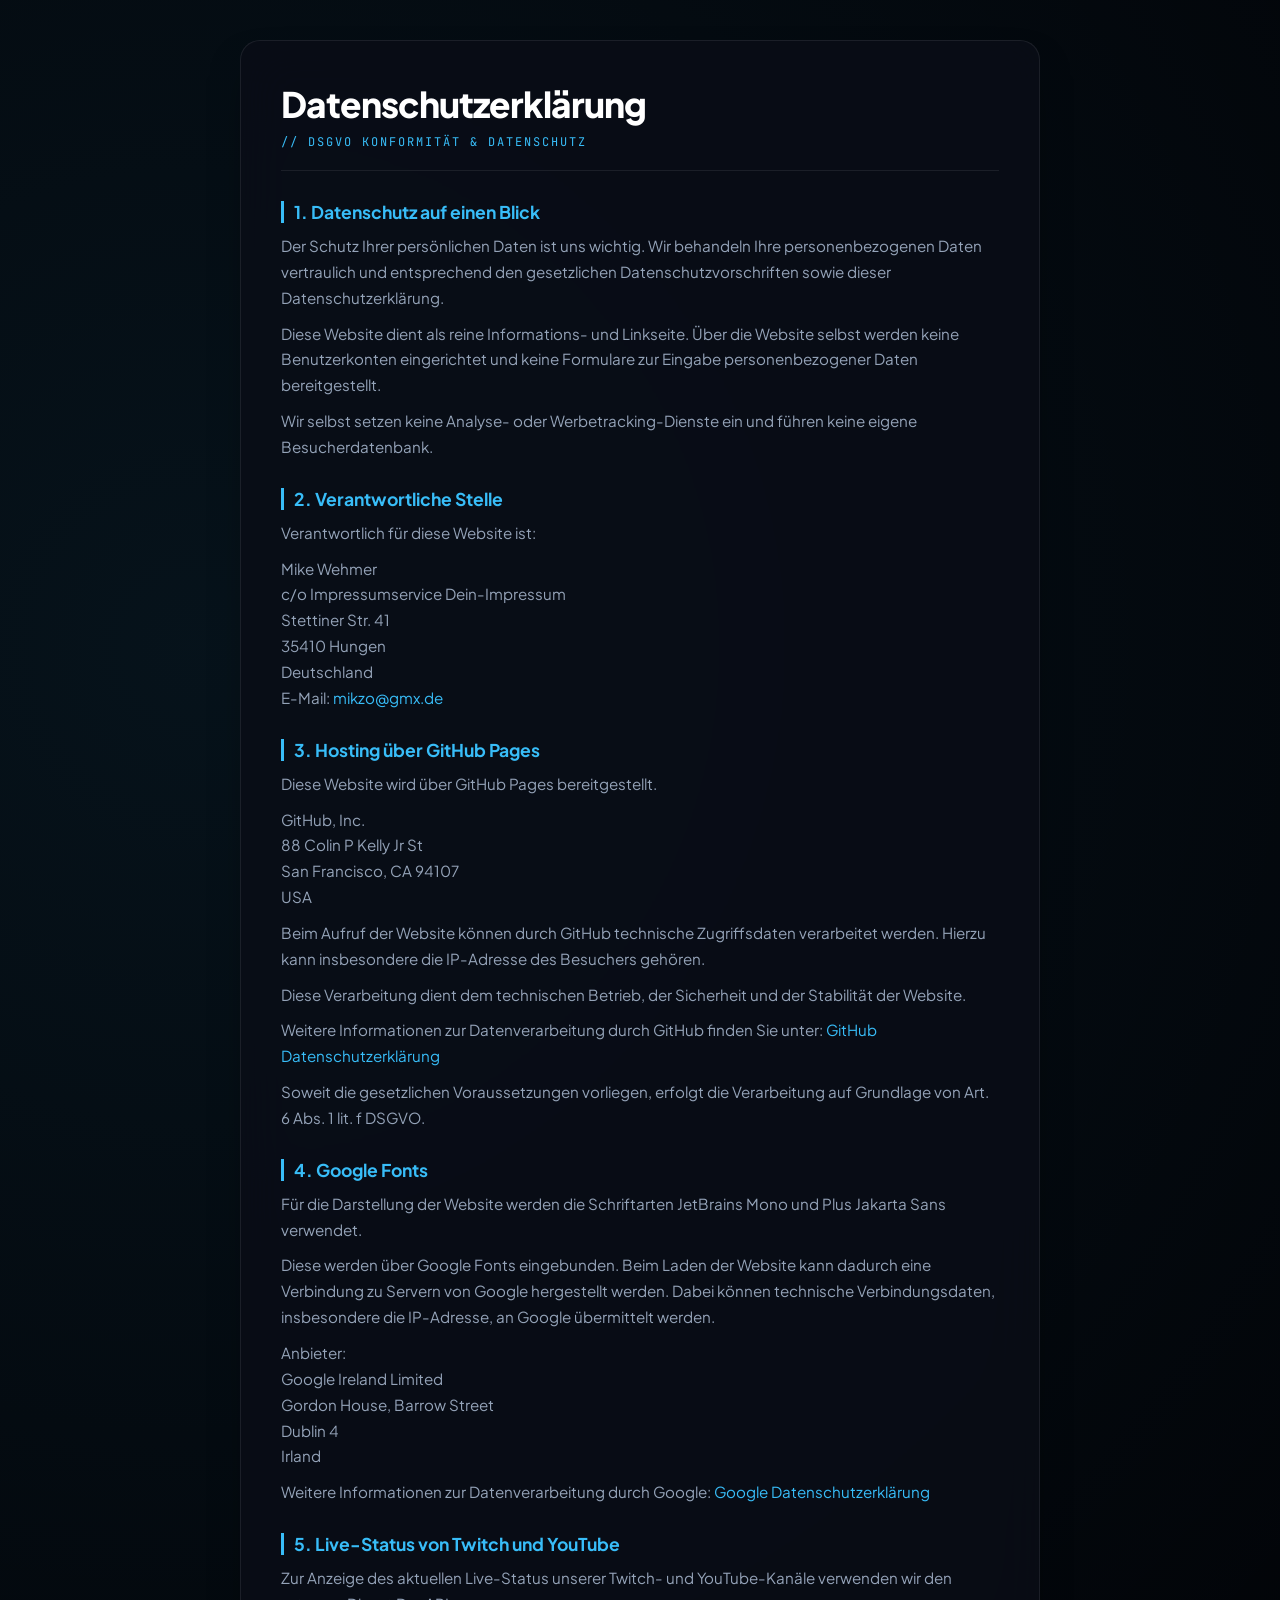
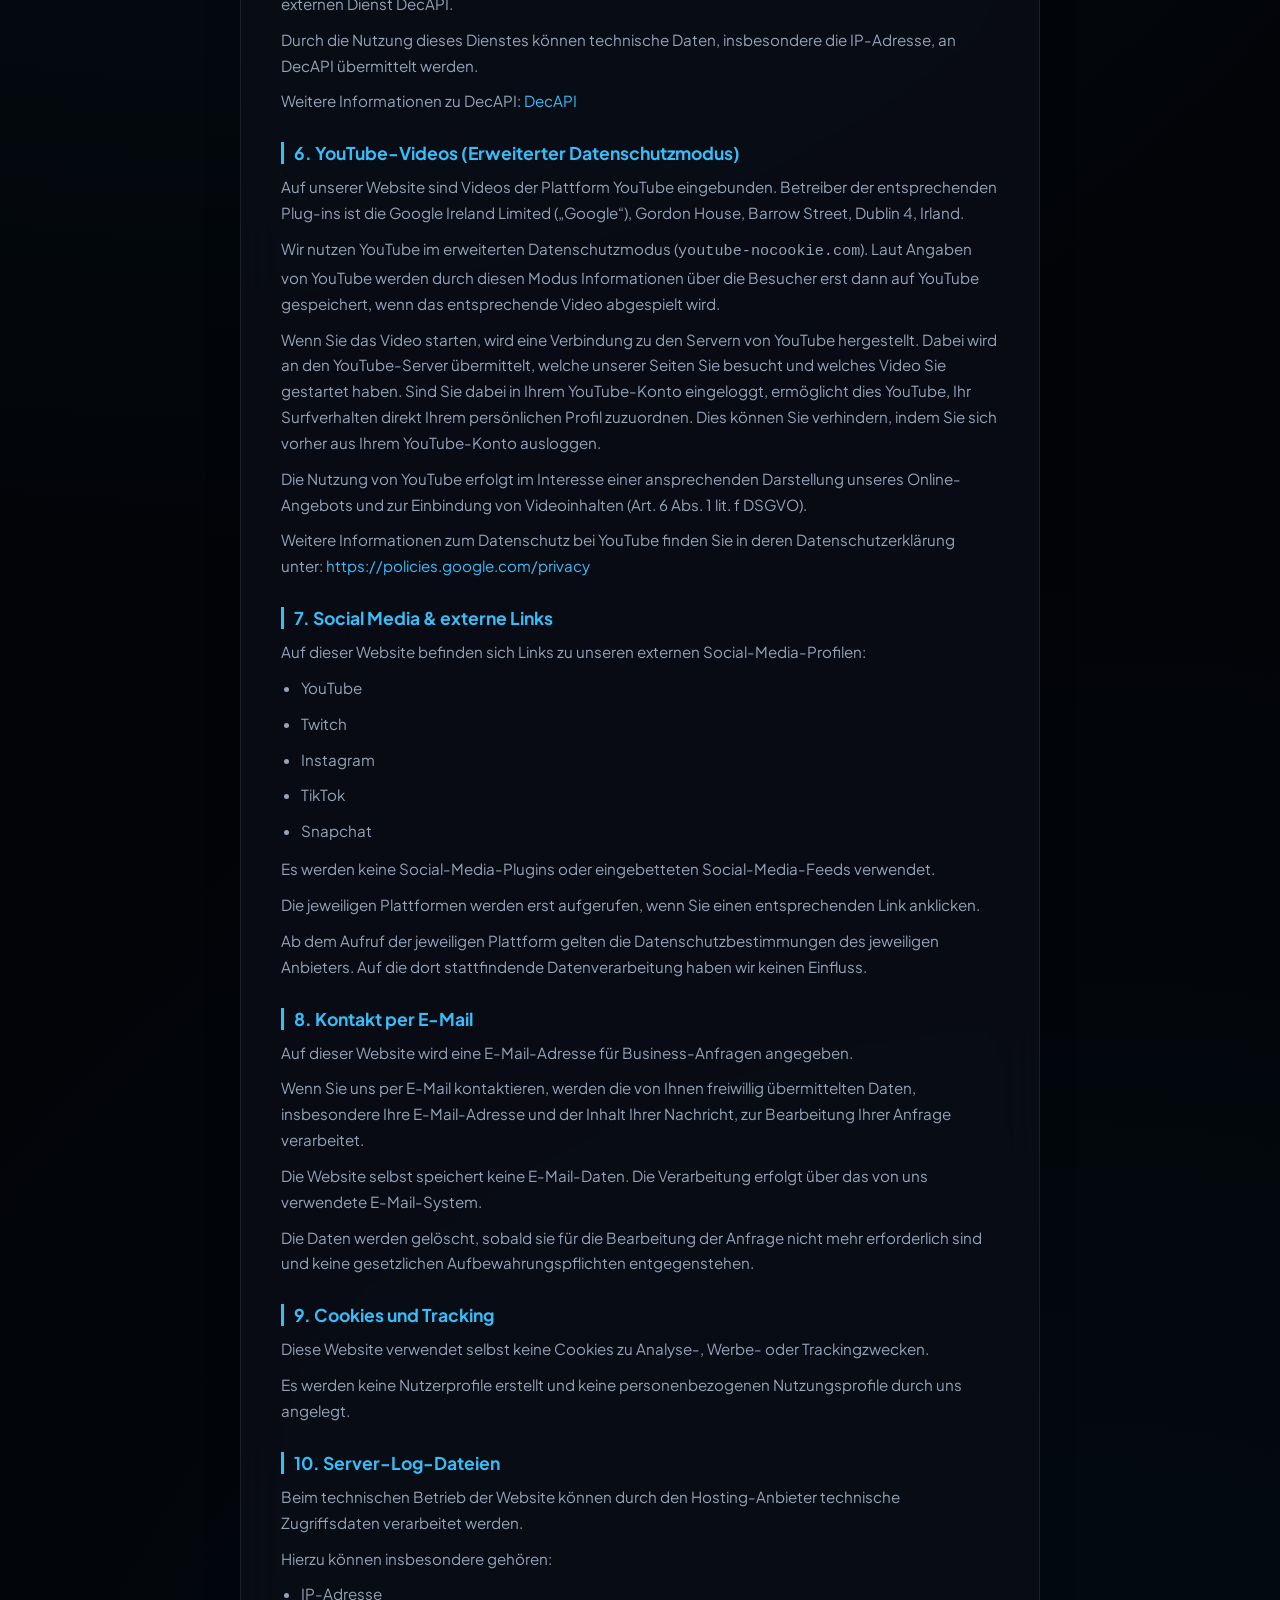
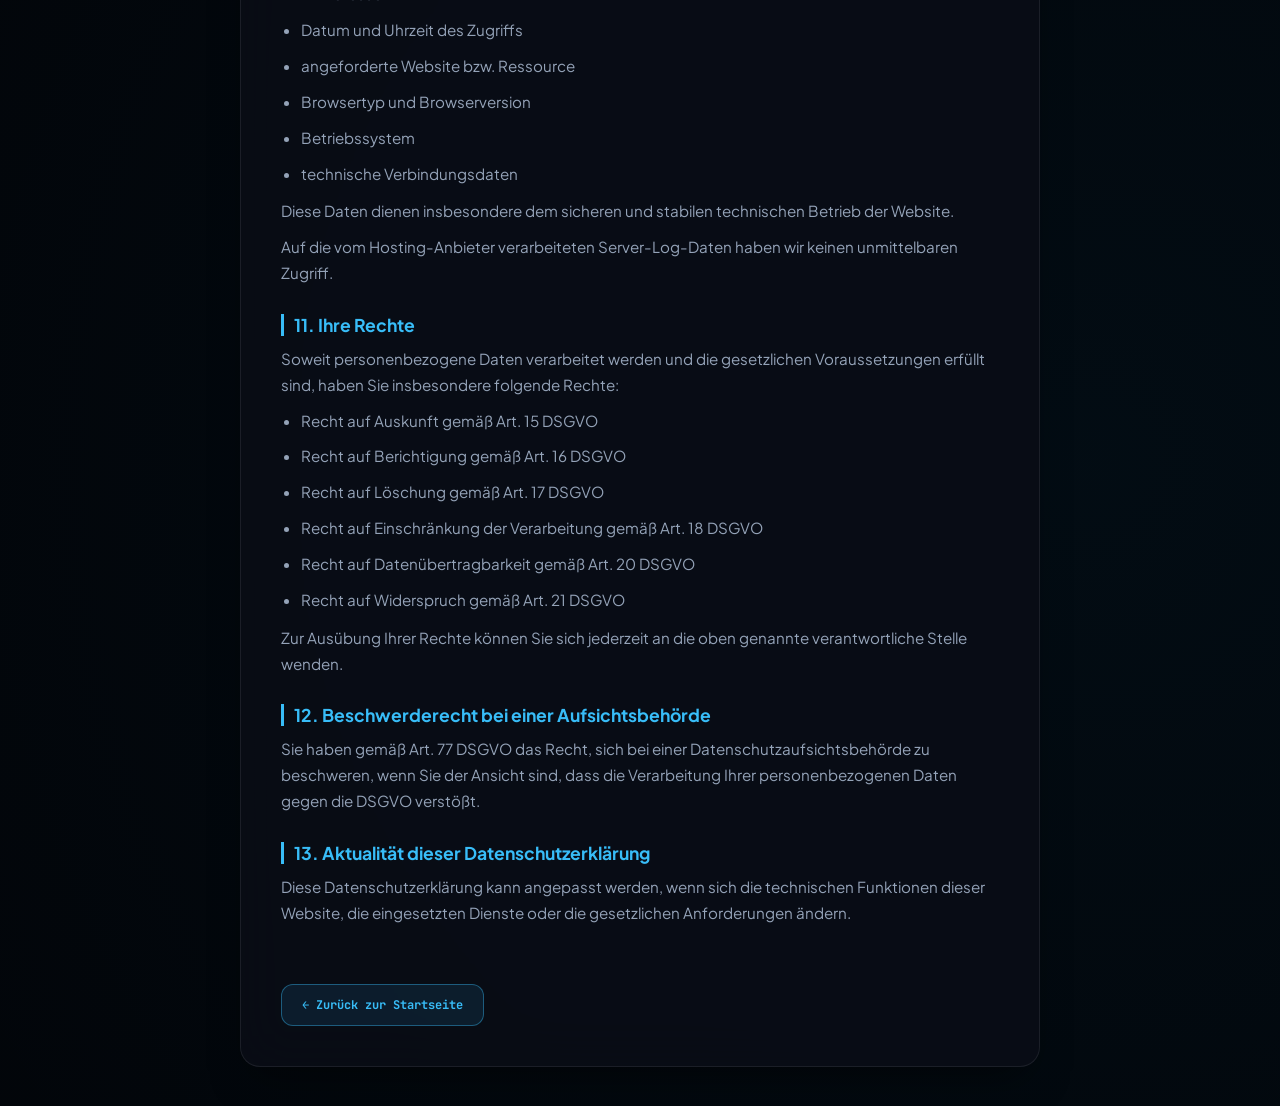
<file: datenschutz.html>
<!DOCTYPE html>
<html lang="de">
<head>
    <meta charset="UTF-8">
    <meta name="viewport" content="width=device-width, initial-scale=1.0">
    <meta name="robots" content="noindex, nofollow">
    <title>Datenschutzerklärung — MIKZO</title>

    <link href="https://fonts.googleapis.com/css2?family=JetBrains+Mono:wght@400;700&family=Plus+Jakarta+Sans:wght@400;600;800&display=swap" rel="stylesheet">

    <style>
        :root {
            --bg-dark: #020408;
            --card-bg: rgba(10, 14, 23, 0.85);
            --border-glass: rgba(255, 255, 255, 0.08);
            --border-active: rgba(56, 189, 248, 0.5);
            --text-main: #f8fafc;
            --text-muted: #94a3b8;
            --accent: #38bdf8;
            --accent-glow: rgba(56, 189, 248, 0.2);
        }

        * {
            box-sizing: border-box;
            margin: 0;
            padding: 0;
        }

        body {
            background-color: var(--bg-dark);
            background-image:
                radial-gradient(circle at 15% 15%, rgba(56, 189, 248, 0.08) 0%, transparent 40%),
                radial-gradient(circle at 85% 85%, rgba(14, 165, 233, 0.05) 0%, transparent 40%);
            color: var(--text-main);
            font-family: 'Plus Jakarta Sans', sans-serif;
            min-height: 100vh;
            display: flex;
            flex-direction: column;
            align-items: center;
            padding: 40px 20px;
        }

        .privacy-wrapper {
            width: 100%;
            max-width: 800px;
            background: var(--card-bg);
            backdrop-filter: blur(25px);
            -webkit-backdrop-filter: blur(25px);
            border: 1px solid var(--border-glass);
            border-radius: 20px;
            padding: 40px;
            box-shadow: 0 20px 40px -15px rgba(0, 0, 0, 0.5);
        }

        .privacy-header {
            margin-bottom: 30px;
            border-bottom: 1px solid var(--border-glass);
            padding-bottom: 20px;
        }

        .privacy-header h1 {
            font-size: 2.2rem;
            font-weight: 800;
            letter-spacing: -1px;
            background: linear-gradient(120deg, #ffffff 30%, var(--accent) 50%, #ffffff 70%);
            background-size: 200% auto;
            -webkit-background-clip: text;
            -webkit-text-fill-color: transparent;
            margin-bottom: 8px;
        }

        .privacy-header p {
            font-family: 'JetBrains Mono', monospace;
            font-size: 0.75rem;
            color: var(--accent);
            text-transform: uppercase;
            letter-spacing: 2px;
        }

        .ds-section {
            margin-bottom: 28px;
        }

        .ds-section h2 {
            font-size: 1.1rem;
            color: var(--accent);
            font-family: 'Plus Jakarta Sans', sans-serif;
            font-weight: 700;
            margin-bottom: 10px;
            border-left: 3px solid var(--accent);
            padding-left: 10px;
        }

        .ds-section h3 {
            font-size: 0.95rem;
            color: var(--text-main);
            margin-top: 12px;
            margin-bottom: 6px;
            font-weight: 600;
        }

        .ds-section p,
        .ds-section li {
            line-height: 1.7;
            color: var(--text-muted);
            font-size: 0.95rem;
            word-break: break-word;
            margin-bottom: 10px;
        }

        .ds-section ul {
            margin-left: 20px;
            margin-bottom: 12px;
        }

        .ds-section a {
            color: var(--accent);
            text-decoration: none;
        }

        .ds-section a:hover {
            text-decoration: underline;
        }

        .back-btn {
            display: inline-block;
            margin-top: 30px;
            padding: 12px 20px;
            background: rgba(56, 189, 248, 0.1);
            border: 1px solid rgba(56, 189, 248, 0.4);
            color: var(--accent);
            border-radius: 12px;
            text-decoration: none;
            font-family: 'JetBrains Mono', monospace;
            font-size: 0.75rem;
            font-weight: 700;
            transition: all 0.3s ease;
        }

        .back-btn:hover {
            background: var(--accent);
            color: var(--bg-dark);
            box-shadow: 0 0 20px var(--accent-glow);
        }

        @media (max-width: 768px) {
            body {
                padding: 20px 15px;
            }
            .privacy-wrapper {
                padding: 25px;
            }
            .privacy-header h1 {
                font-size: 1.8rem;
            }
        }
    </style>
</head>

<body>

    <div class="privacy-wrapper">

        <div class="privacy-header">
            <h1>Datenschutzerklärung</h1>
            <p>// DSGVO Konformität &amp; Datenschutz</p>
        </div>

        <div class="identity-section">

            <div class="ds-section">
                <h2>1. Datenschutz auf einen Blick</h2>
                <p>Der Schutz Ihrer persönlichen Daten ist uns wichtig. Wir behandeln Ihre personenbezogenen Daten vertraulich und entsprechend den gesetzlichen Datenschutzvorschriften sowie dieser Datenschutzerklärung.</p>
                <p>Diese Website dient als reine Informations- und Linkseite. Über die Website selbst werden keine Benutzerkonten eingerichtet und keine Formulare zur Eingabe personenbezogener Daten bereitgestellt.</p>
                <p>Wir selbst setzen keine Analyse- oder Werbetracking-Dienste ein und führen keine eigene Besucherdatenbank.</p>
            </div>

            <div class="ds-section">
                <h2>2. Verantwortliche Stelle</h2>
                <p>Verantwortlich für diese Website ist:</p>
                <p>
                    Mike Wehmer<br>
                    c/o Impressumservice Dein-Impressum<br>
                    Stettiner Str. 41<br>
                    35410 Hungen<br>
                    Deutschland<br>
                    E-Mail: <a href="mailto:mikzo@gmx.de">mikzo@gmx.de</a>
                </p>
            </div>

            <div class="ds-section">
                <h2>3. Hosting über GitHub Pages</h2>
                <p>Diese Website wird über GitHub Pages bereitgestellt.</p>
                <p>
                    GitHub, Inc.<br>
                    88 Colin P Kelly Jr St<br>
                    San Francisco, CA 94107<br>
                    USA
                </p>
                <p>Beim Aufruf der Website können durch GitHub technische Zugriffsdaten verarbeitet werden. Hierzu kann insbesondere die IP-Adresse des Besuchers gehören.</p>
                <p>Diese Verarbeitung dient dem technischen Betrieb, der Sicherheit und der Stabilität der Website.</p>
                <p>Weitere Informationen zur Datenverarbeitung durch GitHub finden Sie unter: <a href="https://docs.github.com/en/site-policy/privacy-policies/github-general-privacy-statement" target="_blank" rel="noopener noreferrer">GitHub Datenschutzerklärung</a></p>
                <p>Soweit die gesetzlichen Voraussetzungen vorliegen, erfolgt die Verarbeitung auf Grundlage von Art. 6 Abs. 1 lit. f DSGVO.</p>
            </div>

            <div class="ds-section">
                <h2>4. Google Fonts</h2>
                <p>Für die Darstellung der Website werden die Schriftarten JetBrains Mono und Plus Jakarta Sans verwendet.</p>
                <p>Diese werden über Google Fonts eingebunden. Beim Laden der Website kann dadurch eine Verbindung zu Servern von Google hergestellt werden. Dabei können technische Verbindungsdaten, insbesondere die IP-Adresse, an Google übermittelt werden.</p>
                <p>
                    Anbieter:<br>
                    Google Ireland Limited<br>
                    Gordon House, Barrow Street<br>
                    Dublin 4<br>
                    Irland
                </p>
                <p>Weitere Informationen zur Datenverarbeitung durch Google: <a href="https://policies.google.com/privacy" target="_blank" rel="noopener noreferrer">Google Datenschutzerklärung</a></p>
            </div>

            <div class="ds-section">
                <h2>5. Live-Status von Twitch und YouTube</h2>
                <p>Zur Anzeige des aktuellen Live-Status unserer Twitch- und YouTube-Kanäle verwenden wir den externen Dienst DecAPI.</p>
                <p>Durch die Nutzung dieses Dienstes können technische Daten, insbesondere die IP-Adresse, an DecAPI übermittelt werden.</p>
                <p>Weitere Informationen zu DecAPI: <a href="https://decapi.me/" target="_blank" rel="noopener noreferrer">DecAPI</a></p>
            </div>

            <div class="ds-section">
                <h2>6. YouTube-Videos (Erweiterter Datenschutzmodus)</h2>
                <p>Auf unserer Website sind Videos der Plattform YouTube eingebunden. Betreiber der entsprechenden Plug-ins ist die Google Ireland Limited („Google“), Gordon House, Barrow Street, Dublin 4, Irland.</p>
                <p>Wir nutzen YouTube im erweiterten Datenschutzmodus (<code>youtube-nocookie.com</code>). Laut Angaben von YouTube werden durch diesen Modus Informationen über die Besucher erst dann auf YouTube gespeichert, wenn das entsprechende Video abgespielt wird.</p>
                <p>Wenn Sie das Video starten, wird eine Verbindung zu den Servern von YouTube hergestellt. Dabei wird an den YouTube-Server übermittelt, welche unserer Seiten Sie besucht und welches Video Sie gestartet haben. Sind Sie dabei in Ihrem YouTube-Konto eingeloggt, ermöglicht dies YouTube, Ihr Surfverhalten direkt Ihrem persönlichen Profil zuzuordnen. Dies können Sie verhindern, indem Sie sich vorher aus Ihrem YouTube-Konto ausloggen.</p>
                <p>Die Nutzung von YouTube erfolgt im Interesse einer ansprechenden Darstellung unseres Online-Angebots und zur Einbindung von Videoinhalten (Art. 6 Abs. 1 lit. f DSGVO).</p>
                <p>Weitere Informationen zum Datenschutz bei YouTube finden Sie in deren Datenschutzerklärung unter: <a href="https://policies.google.com/privacy" target="_blank" rel="noopener noreferrer">https://policies.google.com/privacy</a></p>
            </div>

            <div class="ds-section">
                <h2>7. Social Media &amp; externe Links</h2>
                <p>Auf dieser Website befinden sich Links zu unseren externen Social-Media-Profilen:</p>
                <ul>
                    <li>YouTube</li>
                    <li>Twitch</li>
                    <li>Instagram</li>
                    <li>TikTok</li>
                    <li>Snapchat</li>
                </ul>
                <p>Es werden keine Social-Media-Plugins oder eingebetteten Social-Media-Feeds verwendet.</p>
                <p>Die jeweiligen Plattformen werden erst aufgerufen, wenn Sie einen entsprechenden Link anklicken.</p>
                <p>Ab dem Aufruf der jeweiligen Plattform gelten die Datenschutzbestimmungen des jeweiligen Anbieters. Auf die dort stattfindende Datenverarbeitung haben wir keinen Einfluss.</p>
            </div>

            <div class="ds-section">
                <h2>8. Kontakt per E-Mail</h2>
                <p>Auf dieser Website wird eine E-Mail-Adresse für Business-Anfragen angegeben.</p>
                <p>Wenn Sie uns per E-Mail kontaktieren, werden die von Ihnen freiwillig übermittelten Daten, insbesondere Ihre E-Mail-Adresse und der Inhalt Ihrer Nachricht, zur Bearbeitung Ihrer Anfrage verarbeitet.</p>
                <p>Die Website selbst speichert keine E-Mail-Daten. Die Verarbeitung erfolgt über das von uns verwendete E-Mail-System.</p>
                <p>Die Daten werden gelöscht, sobald sie für die Bearbeitung der Anfrage nicht mehr erforderlich sind und keine gesetzlichen Aufbewahrungspflichten entgegenstehen.</p>
            </div>

            <div class="ds-section">
                <h2>9. Cookies und Tracking</h2>
                <p>Diese Website verwendet selbst keine Cookies zu Analyse-, Werbe- oder Trackingzwecken.</p>
                <p>Es werden keine Nutzerprofile erstellt und keine personenbezogenen Nutzungsprofile durch uns angelegt.</p>
            </div>

            <div class="ds-section">
                <h2>10. Server-Log-Dateien</h2>
                <p>Beim technischen Betrieb der Website können durch den Hosting-Anbieter technische Zugriffsdaten verarbeitet werden.</p>
                <p>Hierzu können insbesondere gehören:</p>
                <ul>
                    <li>IP-Adresse</li>
                    <li>Datum und Uhrzeit des Zugriffs</li>
                    <li>angeforderte Website bzw. Ressource</li>
                    <li>Browsertyp und Browserversion</li>
                    <li>Betriebssystem</li>
                    <li>technische Verbindungsdaten</li>
                </ul>
                <p>Diese Daten dienen insbesondere dem sicheren und stabilen technischen Betrieb der Website.</p>
                <p>Auf die vom Hosting-Anbieter verarbeiteten Server-Log-Daten haben wir keinen unmittelbaren Zugriff.</p>
            </div>

            <div class="ds-section">
                <h2>11. Ihre Rechte</h2>
                <p>Soweit personenbezogene Daten verarbeitet werden und die gesetzlichen Voraussetzungen erfüllt sind, haben Sie insbesondere folgende Rechte:</p>
                <ul>
                    <li>Recht auf Auskunft gemäß Art. 15 DSGVO</li>
                    <li>Recht auf Berichtigung gemäß Art. 16 DSGVO</li>
                    <li>Recht auf Löschung gemäß Art. 17 DSGVO</li>
                    <li>Recht auf Einschränkung der Verarbeitung gemäß Art. 18 DSGVO</li>
                    <li>Recht auf Datenübertragbarkeit gemäß Art. 20 DSGVO</li>
                    <li>Recht auf Widerspruch gemäß Art. 21 DSGVO</li>
                </ul>
                <p>Zur Ausübung Ihrer Rechte können Sie sich jederzeit an die oben genannte verantwortliche Stelle wenden.</p>
            </div>

            <div class="ds-section">
                <h2>12. Beschwerderecht bei einer Aufsichtsbehörde</h2>
                <p>Sie haben gemäß Art. 77 DSGVO das Recht, sich bei einer Datenschutzaufsichtsbehörde zu beschweren, wenn Sie der Ansicht sind, dass die Verarbeitung Ihrer personenbezogenen Daten gegen die DSGVO verstößt.</p>
            </div>

            <div class="ds-section">
                <h2>13. Aktualität dieser Datenschutzerklärung</h2>
                <p>Diese Datenschutzerklärung kann angepasst werden, wenn sich die technischen Funktionen dieser Website, die eingesetzten Dienste oder die gesetzlichen Anforderungen ändern.</p>
            </div>

        </div>

        <div>
            <a href="index.html" class="back-btn">&larr; Zurück zur Startseite</a>
        </div>

    </div>

</body>
</html>
</file>
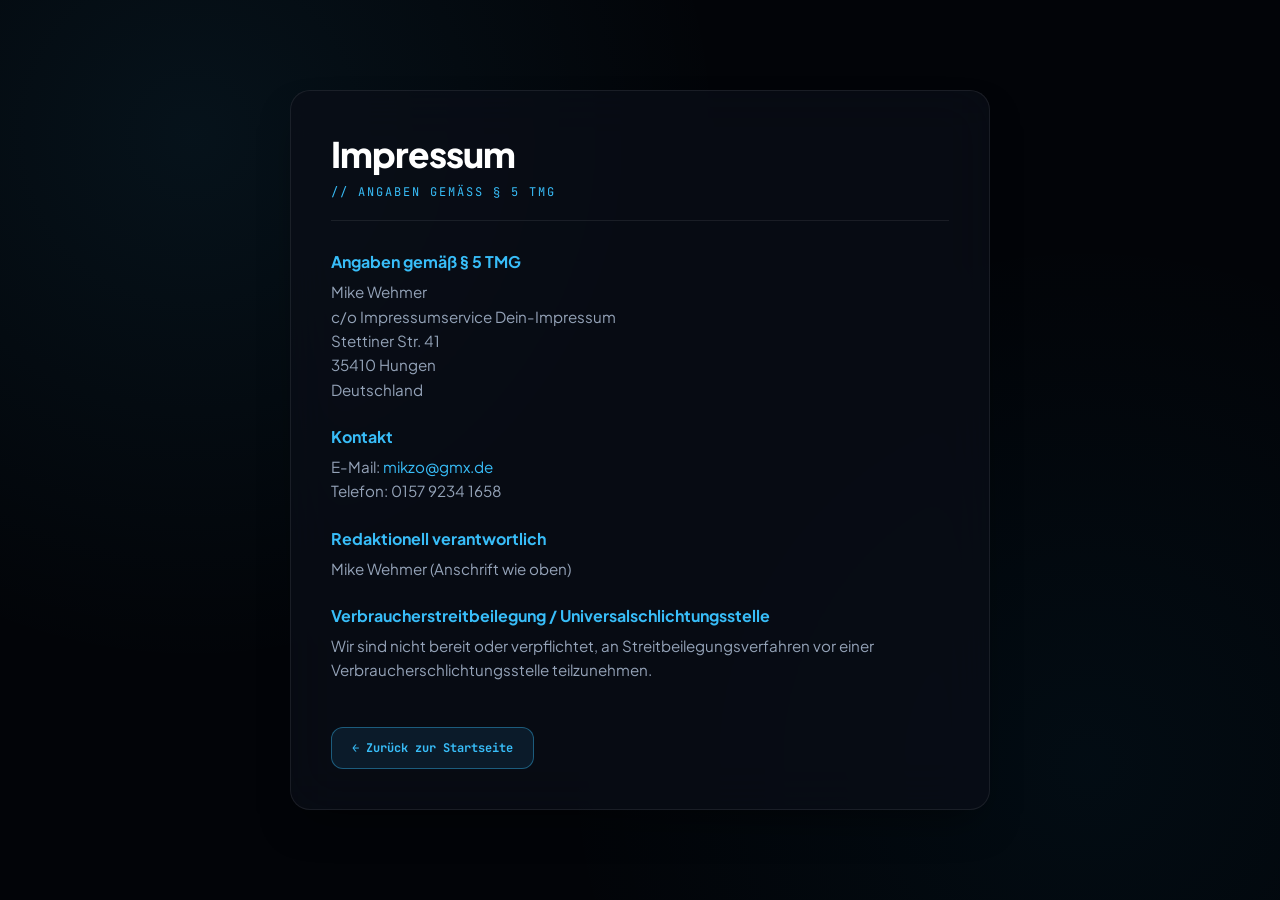
<file: impressum.html>
<!DOCTYPE html>
<html lang="de">
<head>
    <meta charset="UTF-8">
    <meta name="viewport" content="width=device-width, initial-scale=1.0">
    <meta name="robots" content="noindex, nofollow">
    <title>Impressum — MIKZO</title>
    <link href="https://fonts.googleapis.com/css2?family=JetBrains+Mono:wght@400;700&family=Plus+Jakarta+Sans:wght@400;600;800&display=swap" rel="stylesheet">
    <style>
        :root {
            --bg-dark: #020408;
            --card-bg: rgba(10, 14, 23, 0.75);
            --border-glass: rgba(255, 255, 255, 0.08);
            --border-active: rgba(56, 189, 248, 0.5);
            --text-main: #f8fafc;
            --text-muted: #94a3b8;
            --accent: #38bdf8;
            --accent-glow: rgba(56, 189, 248, 0.2);
        }

        * {
            box-sizing: border-box;
            margin: 0;
            padding: 0;
        }

        body {
            background-color: var(--bg-dark);
            background-image: 
                radial-gradient(circle at 15% 15%, rgba(56, 189, 248, 0.08) 0%, transparent 40%),
                radial-gradient(circle at 85% 85%, rgba(14, 165, 233, 0.05) 0%, transparent 40%);
            color: var(--text-main);
            font-family: 'Plus Jakarta Sans', sans-serif;
            min-height: 100vh;
            display: flex;
            flex-direction: column;
            align-items: center;
            justify-content: center;
            padding: 40px 20px;
        }

        .privacy-wrapper {
            width: 100%;
            max-width: 700px;
            background: var(--card-bg);
            backdrop-filter: blur(25px);
            -webkit-backdrop-filter: blur(25px);
            border: 1px solid var(--border-glass);
            border-radius: 20px;
            padding: 40px;
            box-shadow: 0 20px 40px -15px rgba(0, 0, 0, 0.5);
        }

        .privacy-header {
            margin-bottom: 30px;
            border-bottom: 1px solid var(--border-glass);
            padding-bottom: 20px;
        }

        .privacy-header h1 {
            font-size: 2.2rem;
            font-weight: 800;
            letter-spacing: -1px;
            background: linear-gradient(120deg, #ffffff 30%, var(--accent) 50%, #ffffff 70%);
            background-size: 200% auto;
            -webkit-background-clip: text;
            -webkit-text-fill-color: transparent;
            margin-bottom: 8px;
        }

        .privacy-header p {
            font-family: 'JetBrains Mono', monospace;
            font-size: 0.75rem;
            color: var(--accent);
            text-transform: uppercase;
            letter-spacing: 2px;
        }

        .ds-section {
            margin-bottom: 24px;
        }

        .ds-section h2 {
            font-size: 1rem;
            color: var(--accent);
            font-family: 'Plus Jakarta Sans', sans-serif;
            font-weight: 700;
            margin-bottom: 8px;
        }

        .ds-section p, .ds-section li {
            line-height: 1.6;
            color: var(--text-muted);
            font-size: 0.95rem;
            word-break: break-word;
            margin-bottom: 10px;
        }

        .ds-section a {
            color: var(--accent);
            text-decoration: none;
        }

        .ds-section a:hover {
            text-decoration: underline;
        }

        .back-btn {
            display: inline-block;
            margin-top: 20px;
            padding: 12px 20px;
            background: rgba(56, 189, 248, 0.1);
            border: 1px solid rgba(56, 189, 248, 0.4);
            color: var(--accent);
            border-radius: 12px;
            text-decoration: none;
            font-family: 'JetBrains Mono', monospace;
            font-size: 0.75rem;
            font-weight: 700;
            text-transform: none;
            transition: all 0.3s ease;
        }

        .back-btn:hover {
            background: var(--accent);
            color: var(--bg-dark);
            box-shadow: 0 0 20px var(--accent-glow);
        }

        @media (max-width: 768px) {
            body { padding: 20px 15px; }
            .privacy-wrapper { padding: 25px; }
            .privacy-header h1 { font-size: 1.8rem; }
        }
    </style>
</head>
<body>

    <div class="privacy-wrapper">
        <div class="privacy-header">
            <h1>Impressum</h1>
            <p>// Angaben gemäß § 5 TMG</p>
        </div>
        
        <div class="identity-section">
            <div class="ds-section">
                <h2>Angaben gemäß § 5 TMG</h2>
                <p>
                    Mike Wehmer<br>
                    c/o Impressumservice Dein-Impressum<br>
                    Stettiner Str. 41<br>
                    35410 Hungen<br>
                    Deutschland
                </p>
            </div>

            <div class="ds-section">
                <h2>Kontakt</h2>
                <p>
                    E-Mail: <a href="mailto:mikzo@gmx.de">mikzo@gmx.de</a><br>
                    Telefon: 0157 9234 1658
                </p>
            </div>

            <div class="ds-section">
                <h2>Redaktionell verantwortlich</h2>
                <p>
                    Mike Wehmer (Anschrift wie oben)
                </p>
            </div>

            <div class="ds-section">
                <h2>Verbraucherstreitbeilegung / Universalschlichtungsstelle</h2>
                <p>Wir sind nicht bereit oder verpflichtet, an Streitbeilegungsverfahren vor einer Verbraucherschlichtungsstelle teilzunehmen.</p>
            </div>
        </div>

        <div>
            <a href="index.html" class="back-btn">&larr; Zurück zur Startseite</a>
        </div>
    </div>

</body>
</html>
</file>
